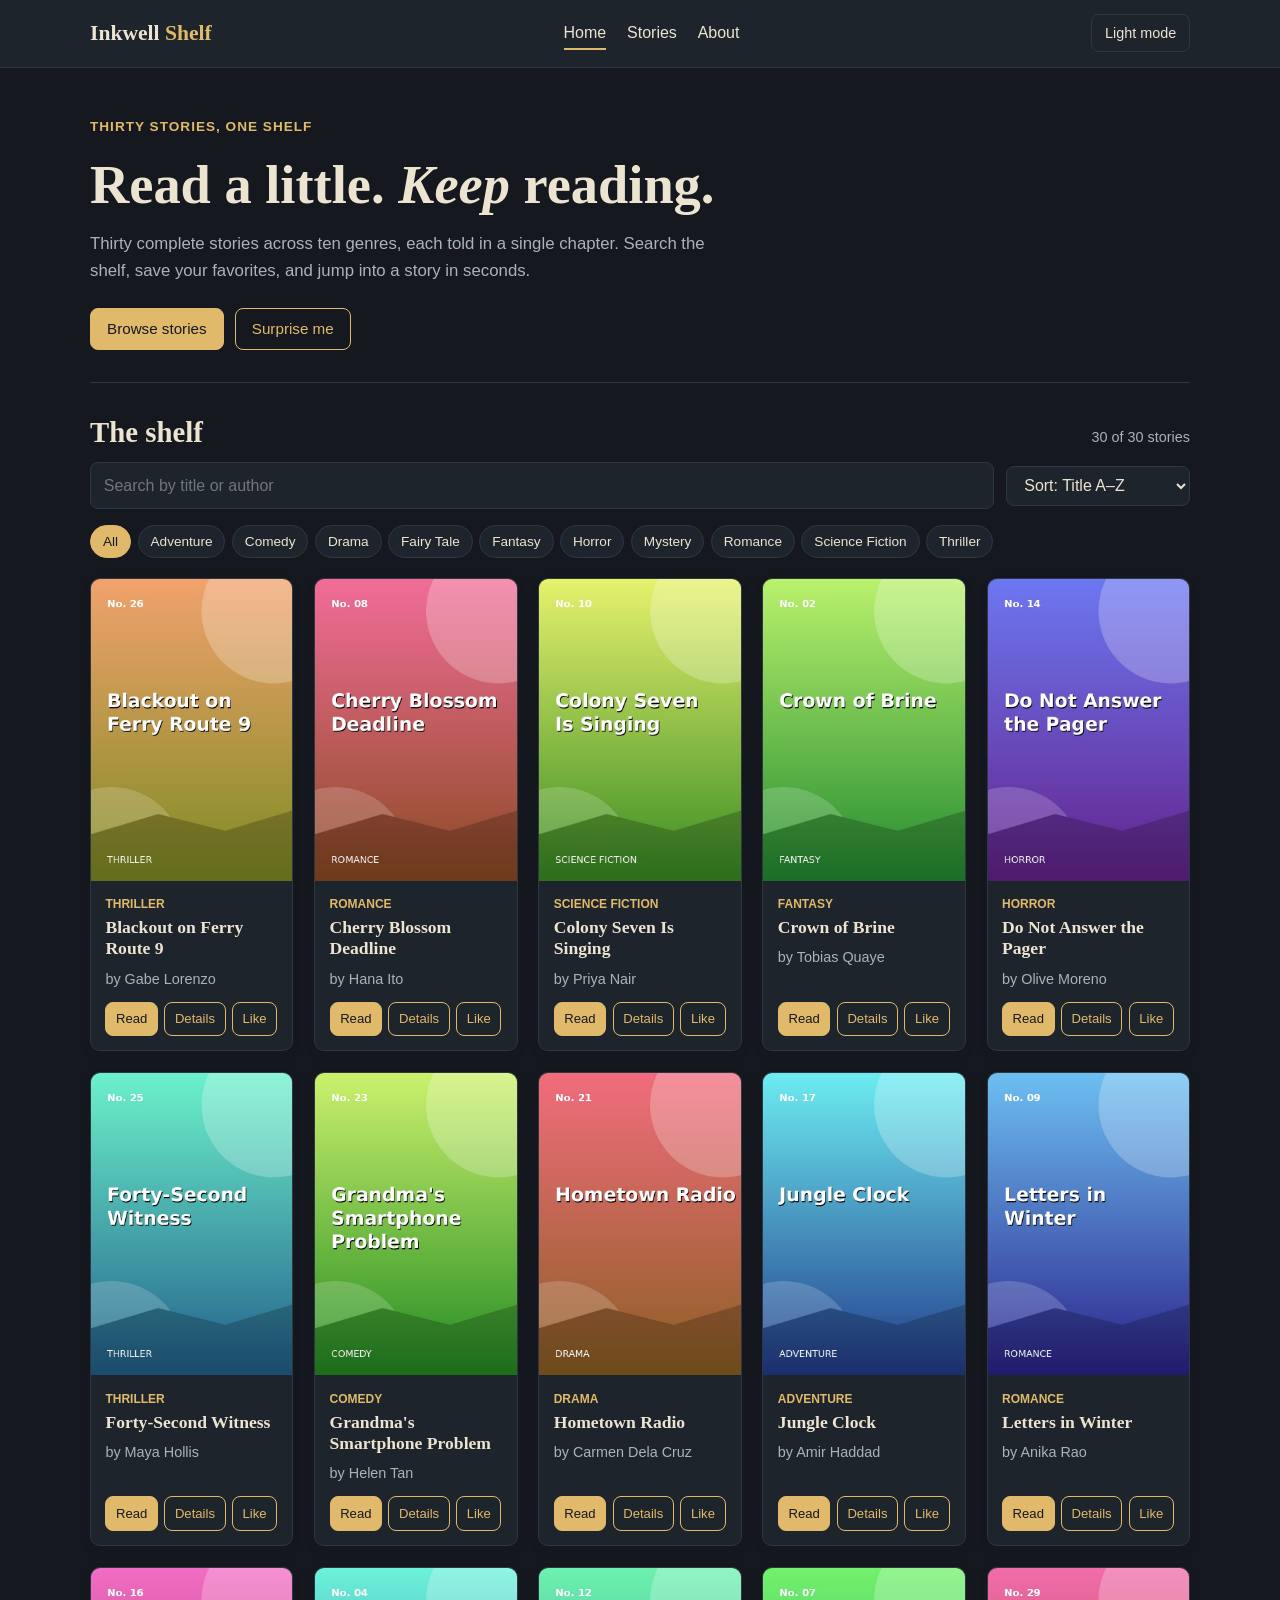
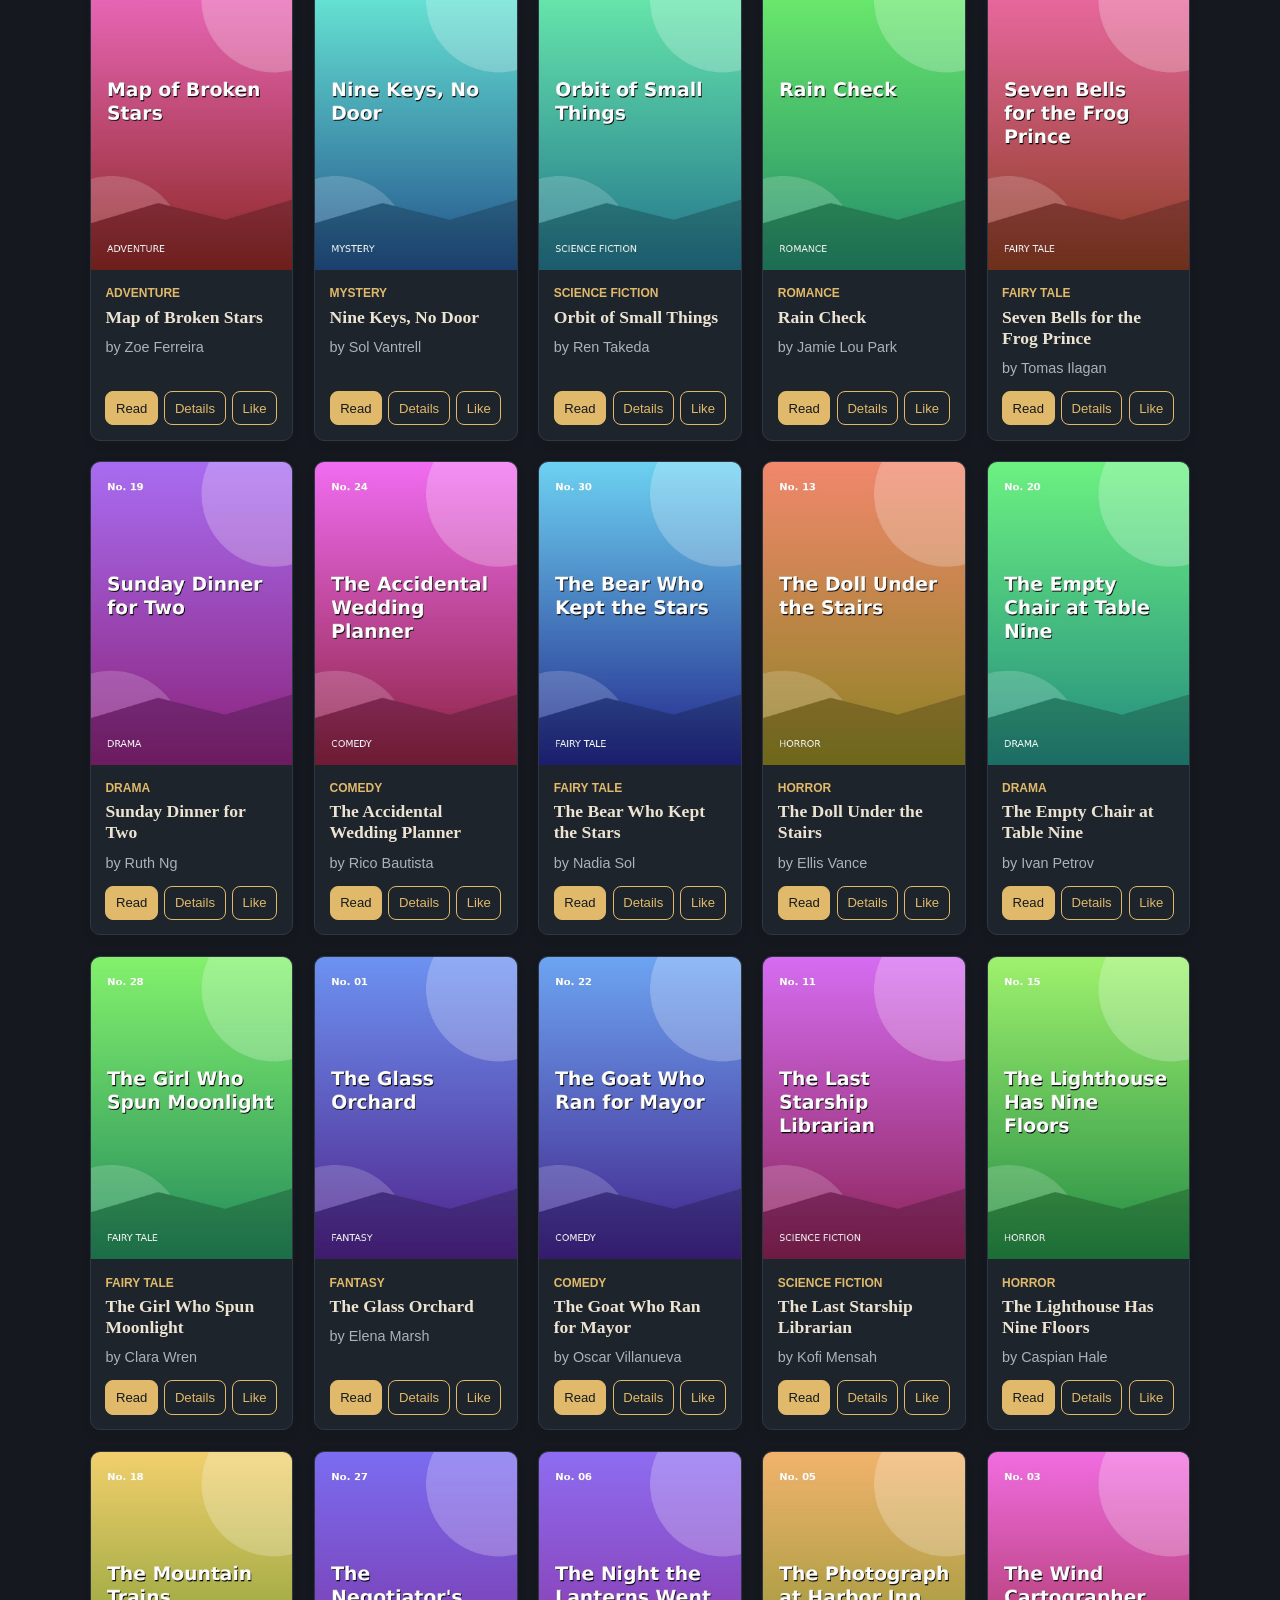
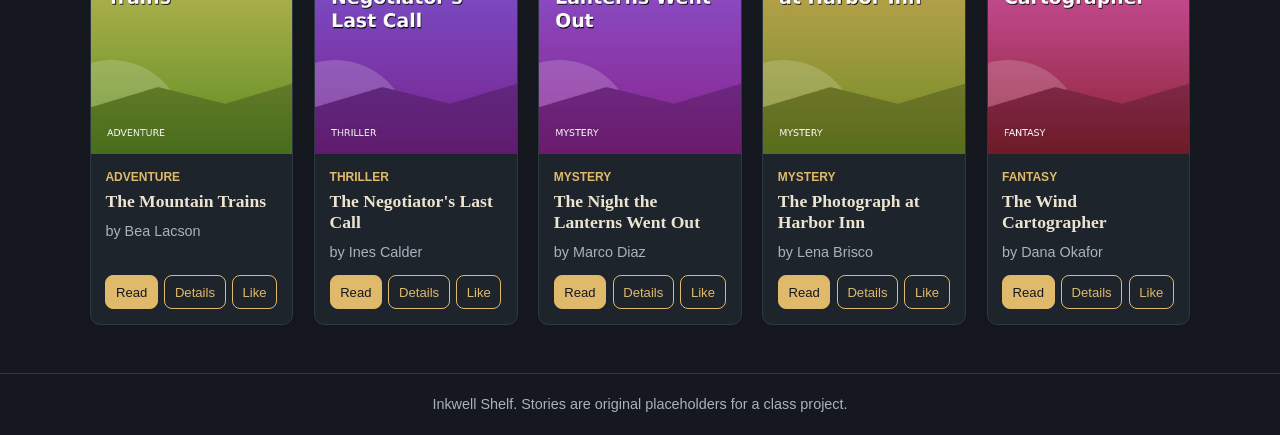
<file: index.html>
<!DOCTYPE html>
<html lang="en" data-theme="dark">
<head>
  <meta charset="UTF-8">
  <meta name="viewport" content="width=device-width, initial-scale=1.0">
  <title>Inkwell Shelf | Home</title>
  <link rel="stylesheet" href="css/style.css">
  <script src="js/app.js" defer></script>
</head>
<body>

  <header class="site-header">
    <div class="bar">
      <a class="brand" href="index.html">Inkwell <em>Shelf</em></a>
      <nav class="site-nav" aria-label="Main navigation">
        <a href="index.html" aria-current="page">Home</a>
        <a href="index.html#stories">Stories</a>
        <a href="about.html">About</a>
      </nav>
      <button class="theme-toggle" type="button">Light mode</button>
    </div>
  </header>

  <main>
    <section class="hero" aria-labelledby="hero-title">
      <div>
        <p class="kicker">Thirty stories, one shelf</p>
        <h1 id="hero-title">Read a little. <em>Keep</em> reading.</h1>
        <p class="lead">Thirty complete stories across ten genres, each told in a single chapter. Search the shelf, save your favorites, and jump into a story in seconds.</p>
        <div class="hero-actions">
          <a class="btn" href="#stories">Browse stories</a>
          <button class="btn ghost" id="surprise" type="button">Surprise me</button>
        </div>
      </div>
    </section>

    <section id="stories" aria-labelledby="stories-title">
      <div class="section-title">
        <h2 id="stories-title">The shelf</h2>
        <span class="count" id="count" aria-live="polite"></span>
      </div>

      <div class="toolbar">
        <input type="search" id="search" placeholder="Search by title or author" aria-label="Search stories">
        <div class="controls">
          <select id="sort" aria-label="Sort stories">
            <option value="title">Sort: Title A–Z</option>
            <option value="genre">Sort: Genre</option>
            <option value="default">Sort: Original order</option>
          </select>
        </div>
      </div>

      <div class="chips" id="chips" role="group" aria-label="Filter by genre"></div>

      <div class="grid" id="grid"></div>
      <p class="empty" id="empty" hidden>No stories match your search. Try another title, author, or genre.</p>
    </section>
  </main>

  <dialog id="details" class="details" aria-labelledby="details-title">
    <div class="details-inner">
      <div>
        <img src="images/covers/cover-01.jpg" alt="">
      </div>
      <div>
        <button class="dialog-close" type="button" aria-label="Close details">&times;</button>
        <p class="kicker dialog-genre"></p>
        <h2 class="dialog-title" id="details-title"></h2>
        <p class="dialog-author"></p>
        <p class="dialog-chapter"></p>
        <p class="dialog-synopsis"></p>
        <a class="btn dialog-read" href="story.html">Start reading</a>
      </div>
    </div>
  </dialog>

  <footer class="site-footer">
    <p>Inkwell Shelf. Stories are original placeholders for a class project.</p>
  </footer>

</body>
</html>
</file>
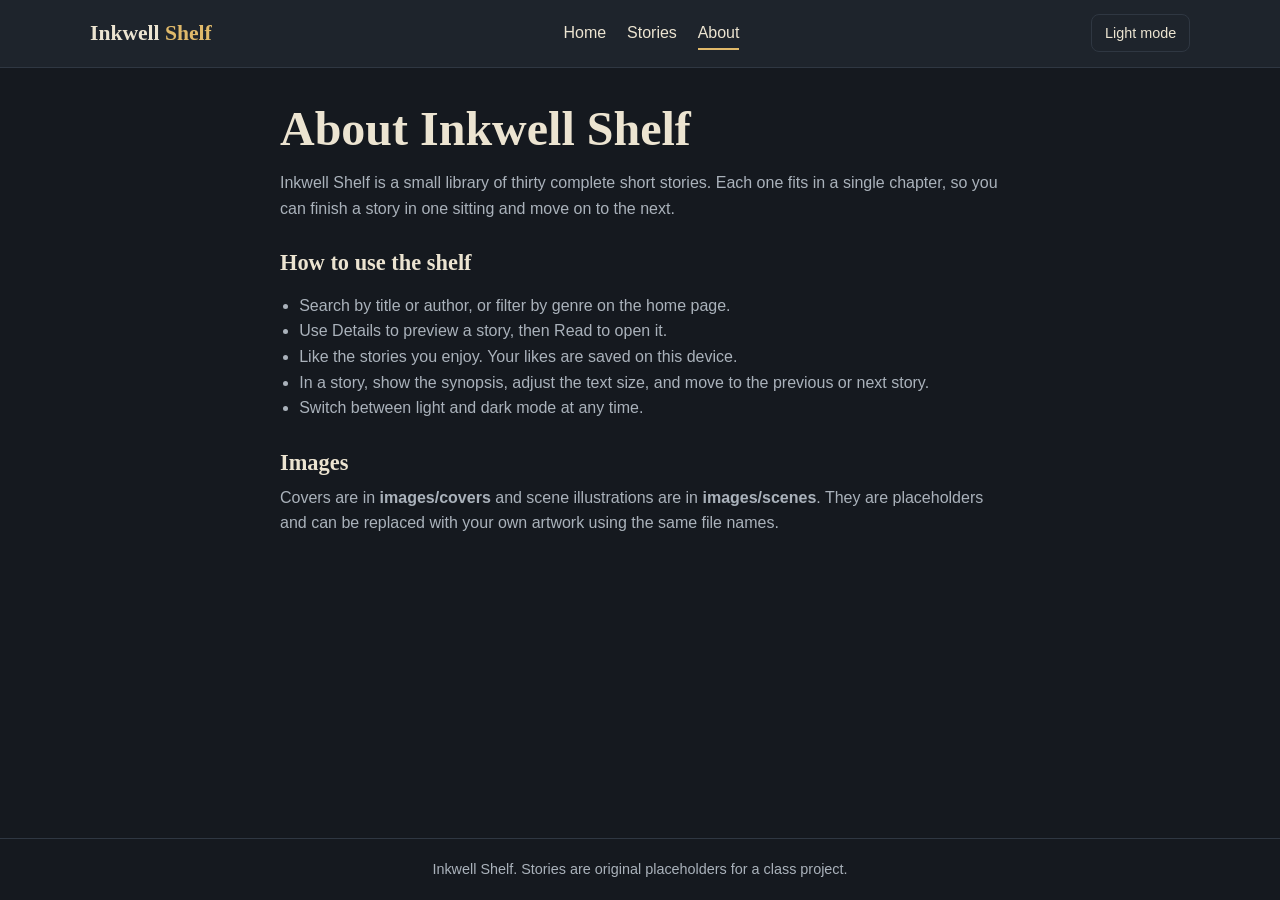
<file: about.html>
<!DOCTYPE html>
<html lang="en" data-theme="dark">
<head>
  <meta charset="UTF-8">
  <meta name="viewport" content="width=device-width, initial-scale=1.0">
  <title>About | Inkwell Shelf</title>
  <link rel="stylesheet" href="css/style.css">
  <script src="js/app.js" defer></script>
</head>
<body>

  <header class="site-header">
    <div class="bar">
      <a class="brand" href="index.html">Inkwell <em>Shelf</em></a>
      <nav class="site-nav" aria-label="Main navigation">
        <a href="index.html">Home</a>
        <a href="index.html#stories">Stories</a>
        <a href="about.html" aria-current="page">About</a>
      </nav>
      <button class="theme-toggle" type="button">Light mode</button>
    </div>
  </header>

  <main>
    <article class="about">
      <h1>About Inkwell Shelf</h1>
      <p>Inkwell Shelf is a small library of thirty complete short stories. Each one fits in a single chapter, so you can finish a story in one sitting and move on to the next.</p>

      <h2>How to use the shelf</h2>
      <ul>
        <li>Search by title or author, or filter by genre on the home page.</li>
        <li>Use Details to preview a story, then Read to open it.</li>
        <li>Like the stories you enjoy. Your likes are saved on this device.</li>
        <li>In a story, show the synopsis, adjust the text size, and move to the previous or next story.</li>
        <li>Switch between light and dark mode at any time.</li>
      </ul>

      <h2>Images</h2>
      <p>Covers are in <strong>images/covers</strong> and scene illustrations are in <strong>images/scenes</strong>. They are placeholders and can be replaced with your own artwork using the same file names.</p>
    </article>
  </main>

  <footer class="site-footer">
    <p>Inkwell Shelf. Stories are original placeholders for a class project.</p>
  </footer>

</body>
</html>
</file>
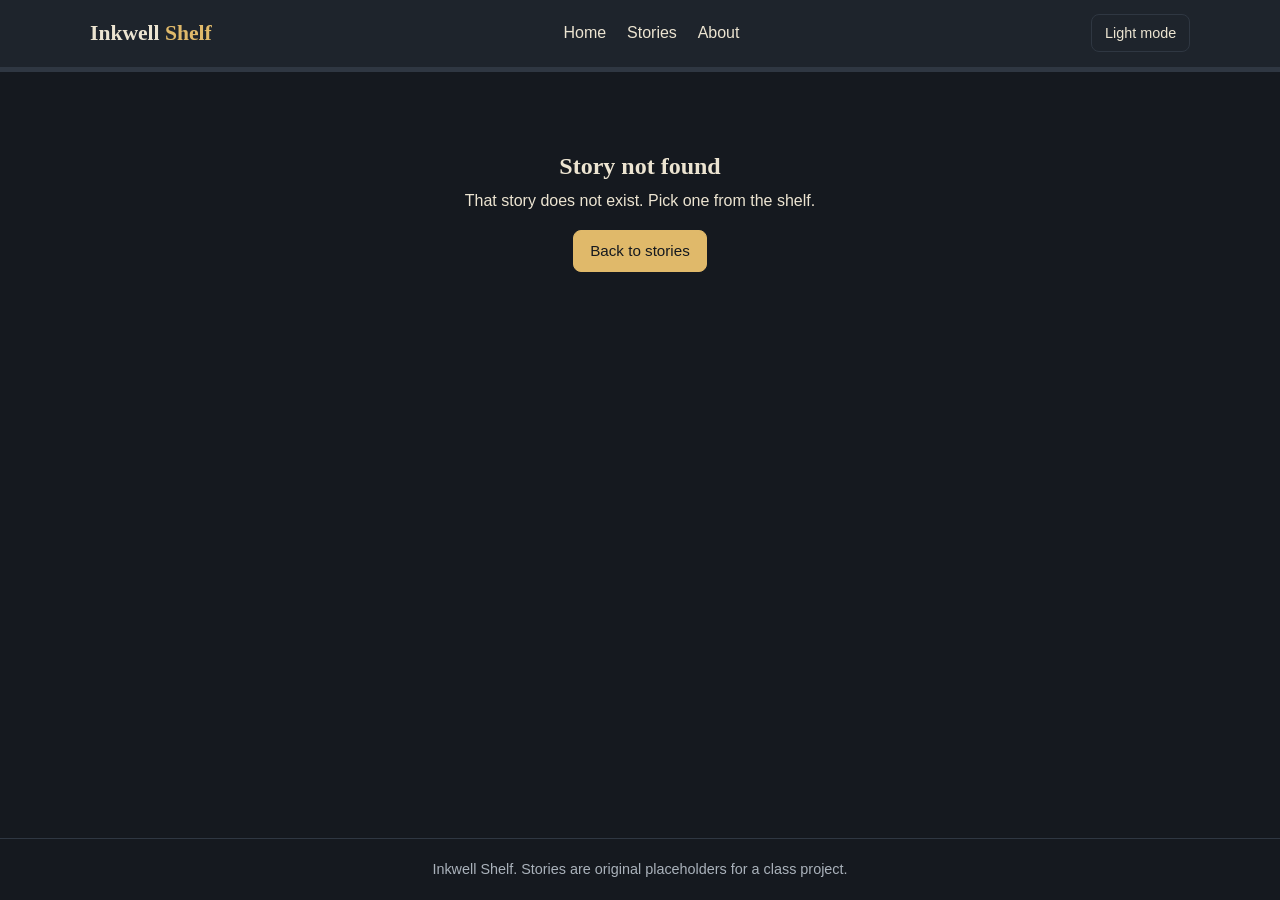
<file: story.html>
<!DOCTYPE html>
<html lang="en" data-theme="dark">
<head>
  <meta charset="UTF-8">
  <meta name="viewport" content="width=device-width, initial-scale=1.0">
  <title>Story | Inkwell Shelf</title>
  <link rel="stylesheet" href="css/style.css">
  <script src="js/app.js" defer></script>
</head>
<body>

  <header class="site-header">
    <div class="bar">
      <a class="brand" href="index.html">Inkwell <em>Shelf</em></a>
      <nav class="site-nav" aria-label="Main navigation">
        <a href="index.html">Home</a>
        <a href="index.html#stories">Stories</a>
        <a href="about.html">About</a>
      </nav>
      <button class="theme-toggle" type="button">Light mode</button>
    </div>
    <div class="progress" aria-hidden="true"><span id="progressFill"></span></div>
  </header>

  <main>
    <article class="story" id="story">
      <p class="notice">Loading story...</p>
    </article>
  </main>

  <footer class="site-footer">
    <p>Inkwell Shelf. Stories are original placeholders for a class project.</p>
  </footer>

</body>
</html>
</file>
<file: css/style.css>
/* Inkwell Shelf: simple design
   Cream paper look with dark ink text and a brass accent.
   Layout uses Flexbox and CSS Grid. */

:root {
  --bg: #f4ecdc;
  --panel: #fffaf0;
  --ink: #1c2b3a;
  --muted: #5a6470;
  --accent: #8a6a1f;
  --accent-ink: #ffffff;
  --line: #d9ccb0;
  --reader-size: 18px;
}

:root[data-theme="dark"] {
  --bg: #15191f;
  --panel: #1e242c;
  --ink: #ece4d1;
  --muted: #aab2bb;
  --accent: #e0b96a;
  --accent-ink: #15191f;
  --line: #2f3742;
}

* {
  box-sizing: border-box;
}

[hidden] {
  display: none !important;
}

body {
  margin: 0;
  min-height: 100vh;
  display: flex;
  flex-direction: column;
  background: var(--bg);
  color: var(--ink);
  font-family: "Segoe UI", Arial, sans-serif;
  font-size: 16px;
  line-height: 1.6;
}

img {
  display: block;
  max-width: 100%;
  height: auto; /* overrides the height="..." attributes so aspect-ratio works */
}

a {
  color: var(--accent);
}

h1,
h2,
h3 {
  font-family: Palatino, "Palatino Linotype", Georgia, serif;
  line-height: 1.2;
  margin: 0 0 0.5rem;
}

p {
  margin: 0 0 1rem;
}

:focus-visible {
  outline: 3px solid var(--accent);
  outline-offset: 3px;
}

main {
  flex: 1;
  width: min(1100px, 92%);
  margin: 0 auto;
  padding: 2rem 0 3rem;
}

/* ---------- Header ---------- */

.site-header {
  position: sticky;
  top: 0;
  z-index: 20;
  background: var(--panel);
  border-bottom: 1px solid var(--line);
}

.bar {
  width: min(1100px, 92%);
  margin: 0 auto;
  padding: 0.9rem 0;
  display: flex;
  align-items: center;
  justify-content: space-between;
  flex-wrap: wrap;
  gap: 1rem;
}

.brand {
  font-family: Palatino, Georgia, serif;
  font-size: 1.35rem;
  font-weight: bold;
  color: var(--ink);
  text-decoration: none;
}

.brand em {
  color: var(--accent);
  font-style: normal;
}

.site-nav {
  display: flex;
  gap: 1.3rem;
  flex-wrap: wrap;
}

.site-nav a {
  color: var(--ink);
  text-decoration: none;
  padding: 0.2rem 0;
  border-bottom: 2px solid transparent;
}

.site-nav a:hover,
.site-nav a[aria-current="page"] {
  border-bottom-color: var(--accent);
}

/* ---------- Buttons ---------- */

.btn {
  display: inline-block;
  font: inherit;
  font-size: 0.95rem;
  padding: 0.5rem 1rem;
  border: 1px solid var(--accent);
  border-radius: 8px;
  background: var(--accent);
  color: var(--accent-ink);
  text-decoration: none;
  cursor: pointer;
}

.btn:hover {
  filter: brightness(1.08);
}

.btn.ghost {
  background: transparent;
  color: var(--accent);
}

.btn.ghost:hover {
  background: var(--accent);
  color: var(--accent-ink);
}

.btn.like[aria-pressed="true"] {
  background: var(--accent);
  color: var(--accent-ink);
}

.theme-toggle {
  font: inherit;
  font-size: 0.9rem;
  padding: 0.4rem 0.8rem;
  border: 1px solid var(--line);
  border-radius: 8px;
  background: transparent;
  color: var(--ink);
  cursor: pointer;
}

/* ---------- Home ---------- */

.hero {
  padding: 1rem 0 2rem;
  border-bottom: 1px solid var(--line);
  margin-bottom: 2rem;
}

.kicker {
  color: var(--accent);
  font-size: 0.85rem;
  font-weight: bold;
  letter-spacing: 1px;
  text-transform: uppercase;
}

.hero h1 {
  font-size: clamp(2.2rem, 5vw, 3.4rem);
  margin: 0.4rem 0 0.8rem;
}

.lead {
  max-width: 40rem;
  color: var(--muted);
  font-size: 1.05rem;
  margin-bottom: 1.4rem;
}

.hero-actions {
  display: flex;
  gap: 0.7rem;
  flex-wrap: wrap;
}

.toolbar {
  display: grid;
  grid-template-columns: 1fr auto;
  gap: 0.8rem;
  align-items: center;
  margin-bottom: 1rem;
}

.toolbar input,
.toolbar select {
  font: inherit;
  padding: 0.6rem 0.8rem;
  background: var(--panel);
  color: var(--ink);
  border: 1px solid var(--line);
  border-radius: 8px;
}

.section-title {
  display: flex;
  justify-content: space-between;
  align-items: baseline;
  flex-wrap: wrap;
  gap: 0.5rem;
  margin: 1.2rem 0 0.8rem;
}

.section-title h2 {
  font-size: 1.8rem;
  margin: 0;
}

.count {
  color: var(--muted);
  font-size: 0.9rem;
}

.chips {
  display: flex;
  flex-wrap: wrap;
  gap: 0.4rem;
  margin-bottom: 1.2rem;
}

.chip {
  font: inherit;
  font-size: 0.85rem;
  padding: 0.3rem 0.75rem;
  border: 1px solid var(--line);
  border-radius: 999px;
  background: var(--panel);
  color: var(--ink);
  cursor: pointer;
}

.chip[aria-pressed="true"] {
  background: var(--accent);
  border-color: var(--accent);
  color: var(--accent-ink);
}

/* ---------- Cards ---------- */

.grid {
  display: grid;
  grid-template-columns: repeat(auto-fill, minmax(200px, 1fr));
  gap: 1.3rem;
}

.card {
  display: flex;
  flex-direction: column;
  background: var(--panel);
  border: 1px solid var(--line);
  border-radius: 10px;
  overflow: hidden;
  box-shadow: 0 4px 12px rgba(0, 0, 0, 0.06);
}

.card-cover img {
  width: 100%;
  aspect-ratio: 2 / 3;
  object-fit: cover;
}

.card-body {
  display: flex;
  flex-direction: column;
  flex: 1;
  padding: 0.9rem;
}

.card-genre {
  color: var(--accent);
  font-size: 0.75rem;
  font-weight: bold;
  text-transform: uppercase;
  margin: 0 0 0.2rem;
}

.card h3 {
  font-size: 1.1rem;
}

.card-author {
  color: var(--muted);
  font-size: 0.9rem;
  margin: 0 0 0.7rem;
}

.card-actions {
  margin-top: auto;
  display: flex;
  flex-wrap: wrap;
  gap: 0.4rem;
}

.card-actions .btn {
  font-size: 0.82rem;
  padding: 0.35rem 0.6rem;
}

.empty {
  padding: 2rem 0;
  text-align: center;
  color: var(--muted);
}

/* ---------- Details dialog ---------- */

.details {
  width: min(540px, 92vw);
  padding: 0;
  border: 1px solid var(--line);
  border-radius: 12px;
  background: var(--panel);
  color: var(--ink);
}

.details::backdrop {
  background: rgba(0, 0, 0, 0.5);
}

.details-inner {
  display: grid;
  grid-template-columns: 160px 1fr;
  gap: 1.3rem;
  padding: 1.4rem;
}

.details-inner img {
  width: 160px;
  aspect-ratio: 2 / 3;
  object-fit: cover;
  border-radius: 6px;
}

.dialog-close {
  float: right;
  background: none;
  border: none;
  color: var(--ink);
  font-size: 1.6rem;
  line-height: 1;
  cursor: pointer;
}

.dialog-title {
  font-size: 1.4rem;
  margin: 0.3rem 0;
}

.dialog-author,
.dialog-chapter {
  color: var(--muted);
  margin-bottom: 0.5rem;
}

.dialog-read {
  margin-top: 0.7rem;
}

/* ---------- Story page ---------- */

.story {
  max-width: 740px;
  margin: 0 auto;
}

.story-head h1 {
  font-size: clamp(2rem, 5vw, 3rem);
  margin: 0.4rem 0;
}

.byline {
  color: var(--muted);
  font-style: italic;
}

.story-figure {
  margin: 1.6rem 0;
}

.story-figure img {
  width: 100%;
  aspect-ratio: 16 / 10;
  object-fit: cover;
  border-radius: 10px;
}

.story-figure figcaption {
  margin-top: 0.4rem;
  font-size: 0.85rem;
  color: var(--muted);
}

.tools {
  display: flex;
  flex-wrap: wrap;
  gap: 0.5rem;
  margin-bottom: 1rem;
}

.synopsis {
  padding: 0.9rem 1.1rem;
  background: var(--panel);
  border-left: 4px solid var(--accent);
  border-radius: 6px;
  color: var(--muted);
}

.chapter {
  margin: 1.8rem 0;
}

.chapter h2 {
  font-size: 1.5rem;
  margin-bottom: 0.8rem;
}

.chapter p {
  font-size: var(--reader-size);
  line-height: 1.85;
}

.pager {
  display: flex;
  justify-content: space-between;
  gap: 1rem;
  flex-wrap: wrap;
  padding-top: 1.2rem;
  border-top: 1px solid var(--line);
}

.notice {
  text-align: center;
  padding: 3rem 0;
}

/* ---------- Progress bar ---------- */

.progress {
  height: 4px;
  background: var(--line);
}

.progress span {
  display: block;
  height: 100%;
  width: 0;
  background: var(--accent);
  transition: width 0.15s linear;
}

/* ---------- About ---------- */

.about {
  max-width: 720px;
  margin: 0 auto;
}

.about h1 {
  font-size: clamp(2rem, 5vw, 3rem);
  margin-bottom: 0.8rem;
}

.about h2 {
  font-size: 1.4rem;
  margin: 1.8rem 0 0.5rem;
}

.about p,
.about ul {
  color: var(--muted);
}

.about ul {
  padding-left: 1.2rem;
}

/* ---------- Footer ---------- */

.site-footer {
  border-top: 1px solid var(--line);
  padding: 1.2rem;
  text-align: center;
  color: var(--muted);
  font-size: 0.9rem;
}

.site-footer p {
  margin: 0;
}

/* ---------- Responsive ---------- */

@media (max-width: 640px) {
  .toolbar {
    grid-template-columns: 1fr;
  }

  .grid {
    grid-template-columns: repeat(2, minmax(0, 1fr));
    gap: 0.9rem;
  }

  .details-inner {
    grid-template-columns: 1fr;
  }

  .details-inner img {
    width: 150px;
    margin: 0 auto;
  }
}

@media (max-width: 380px) {
  .grid {
    grid-template-columns: 1fr;
  }
}
</file>
